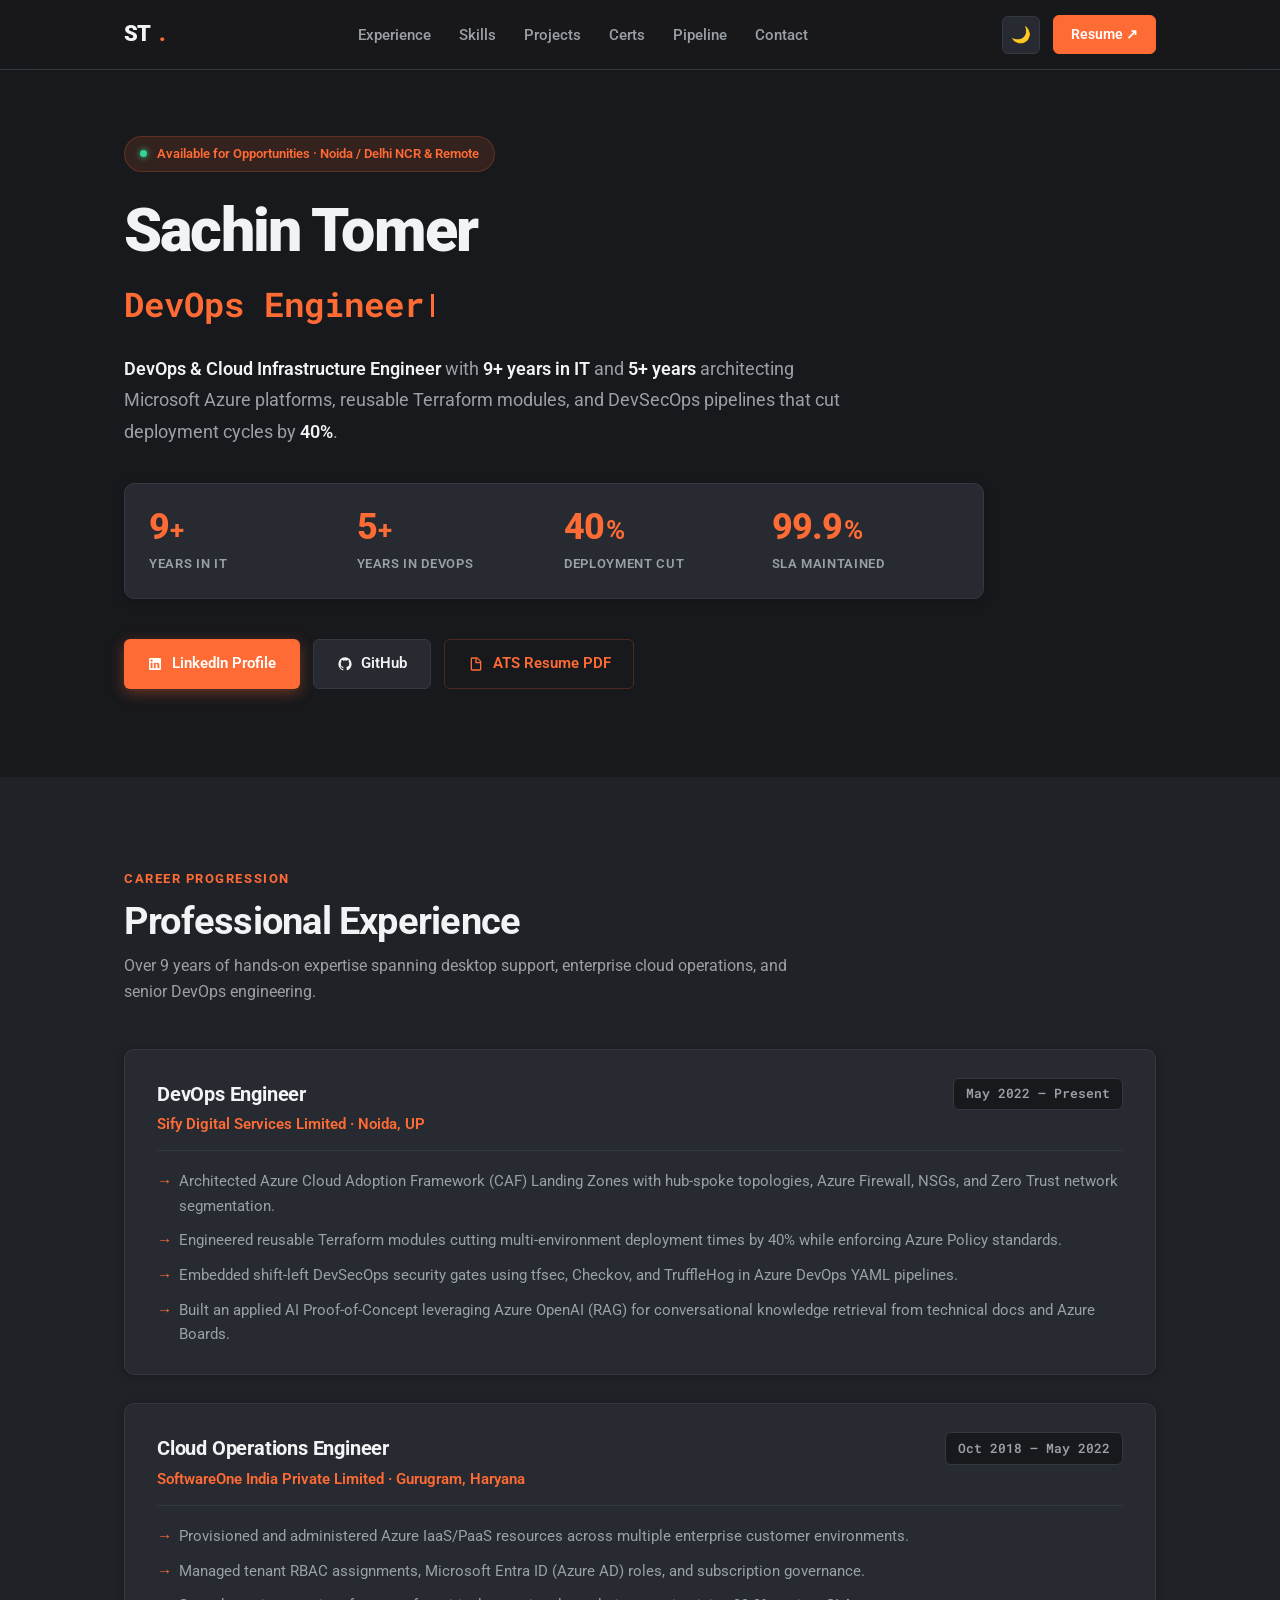
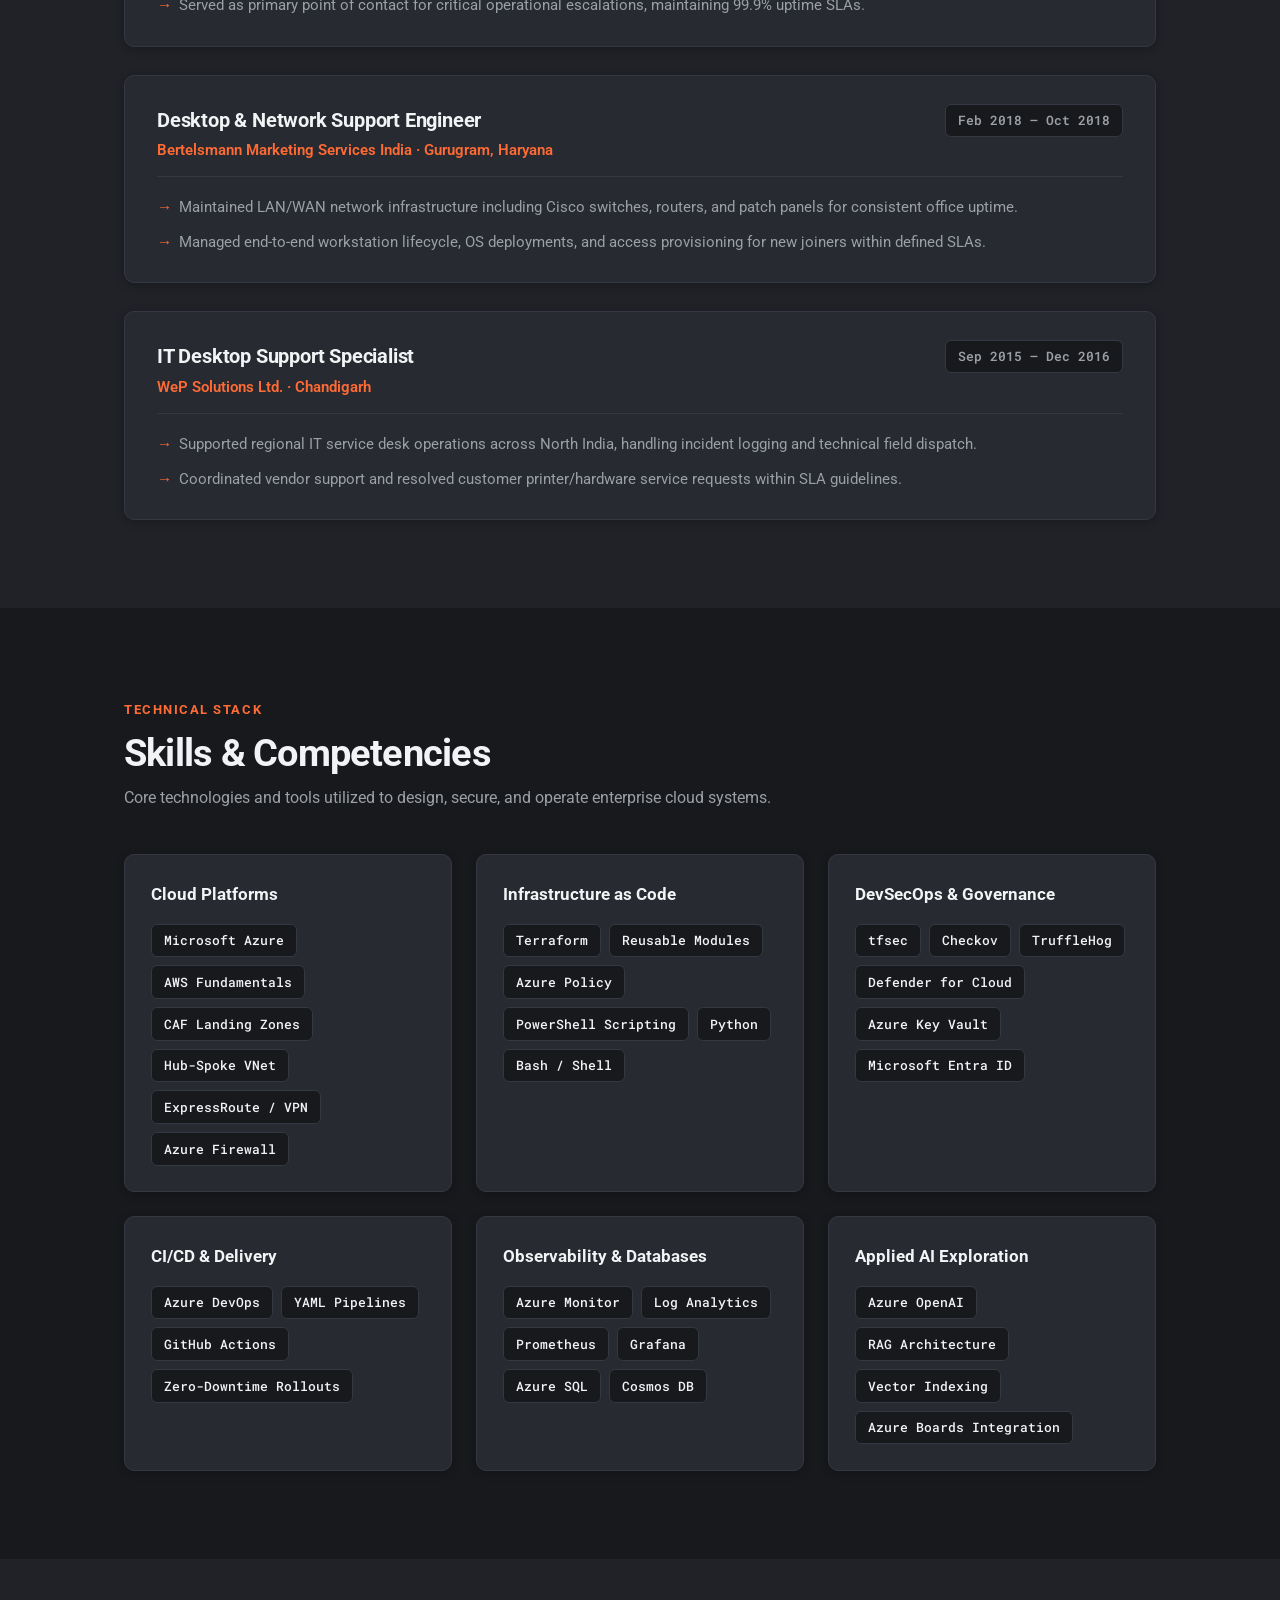
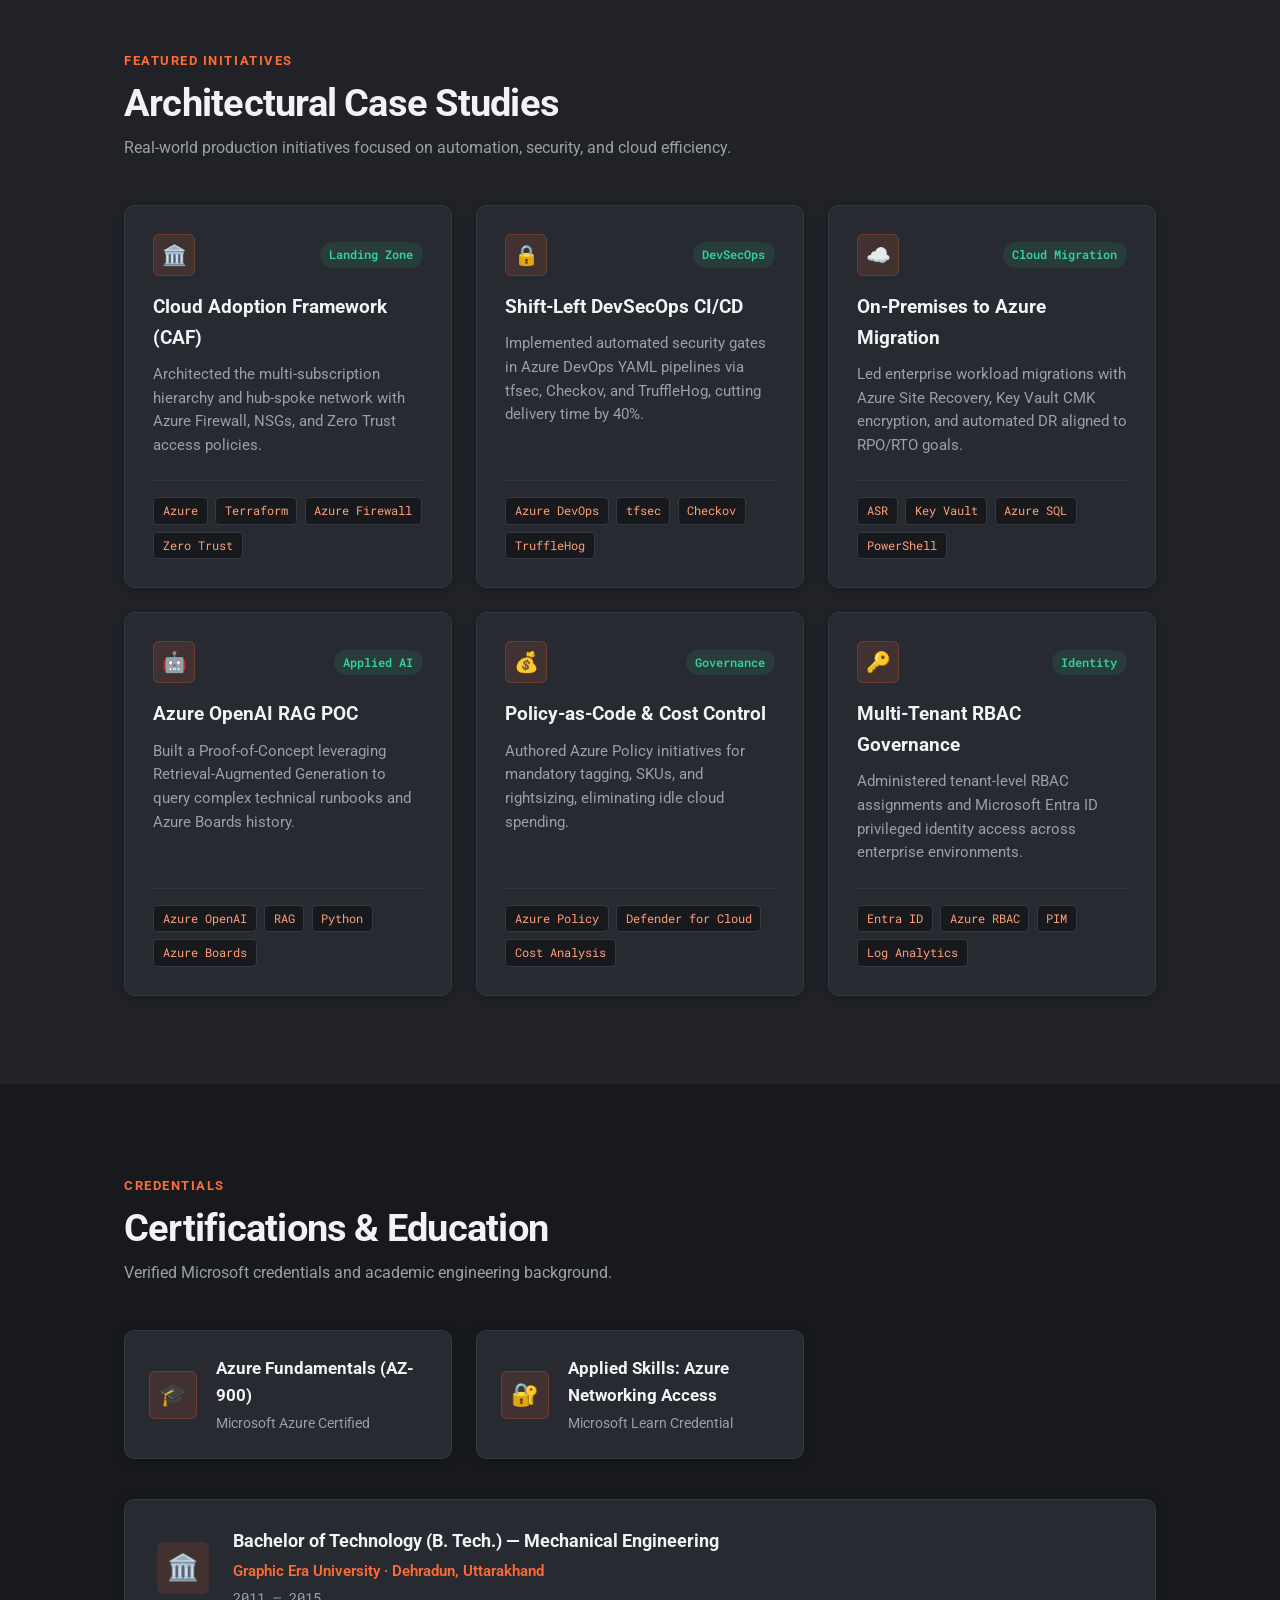
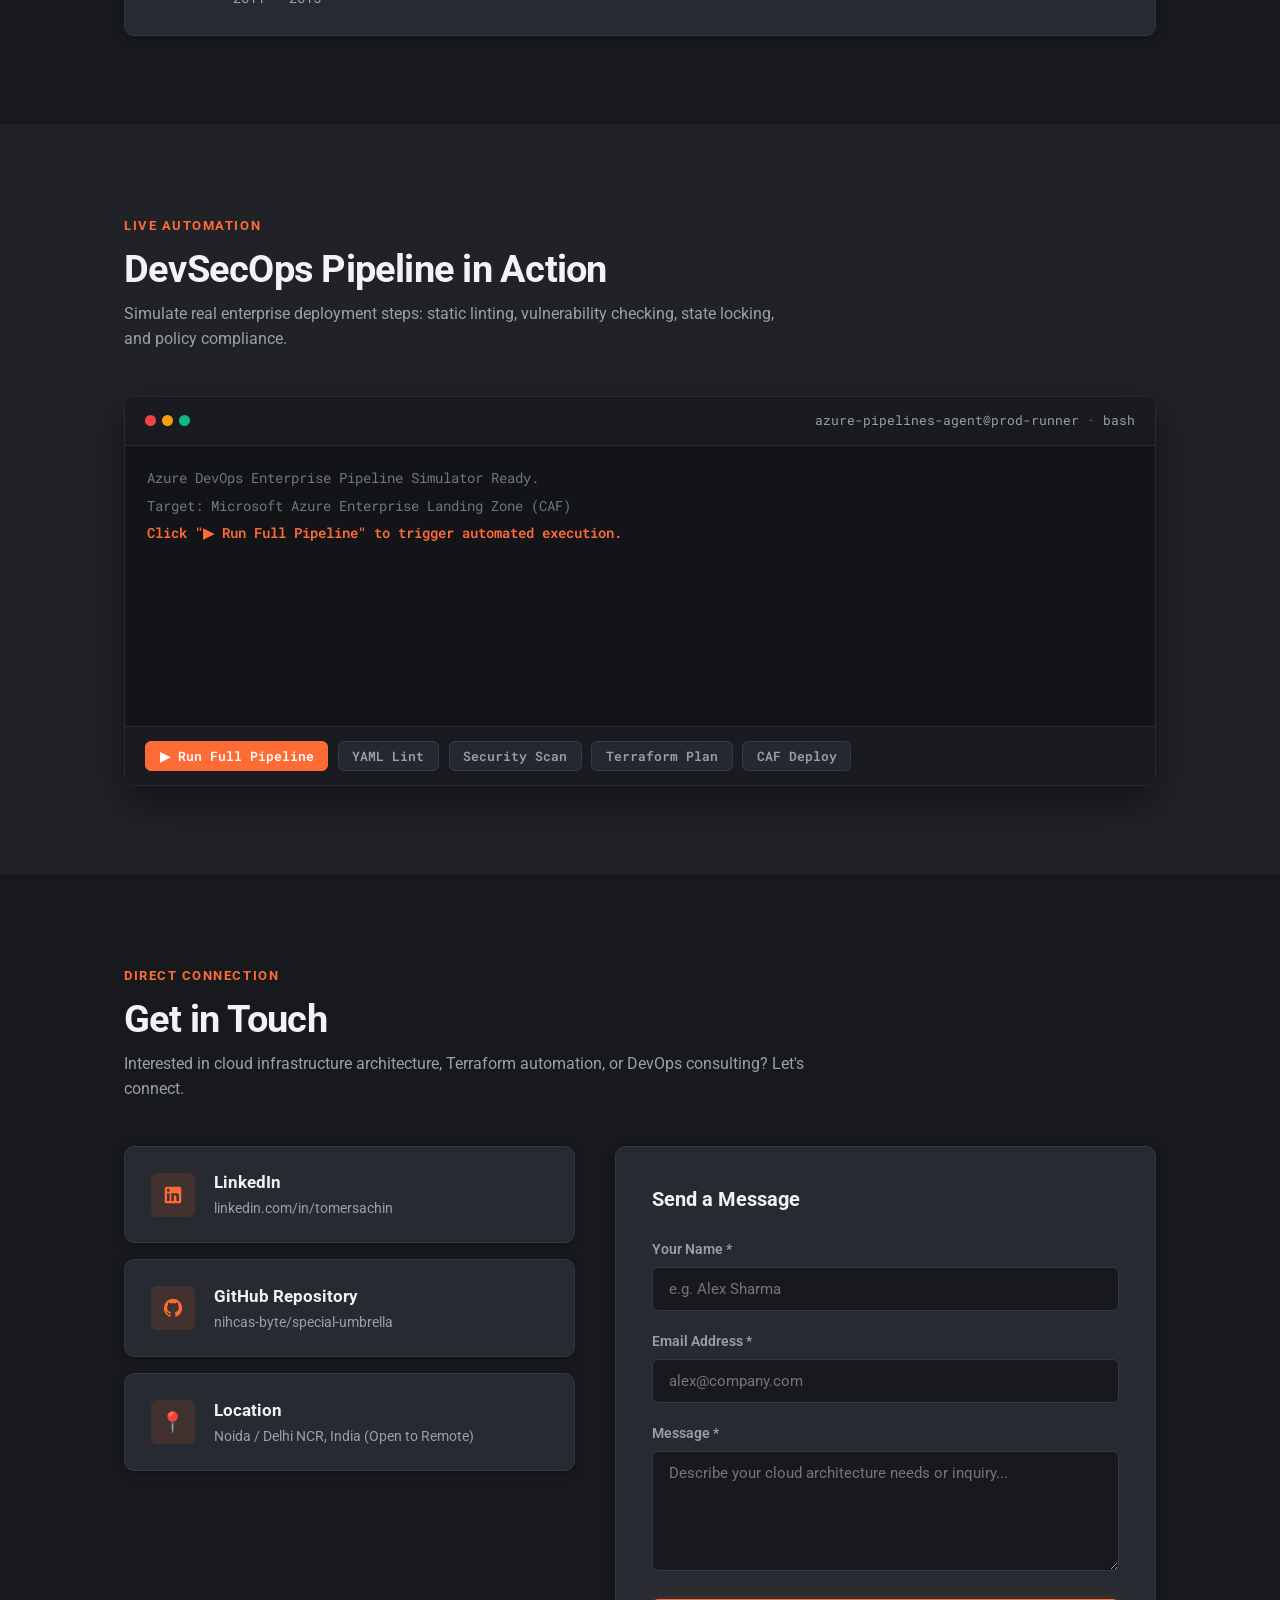
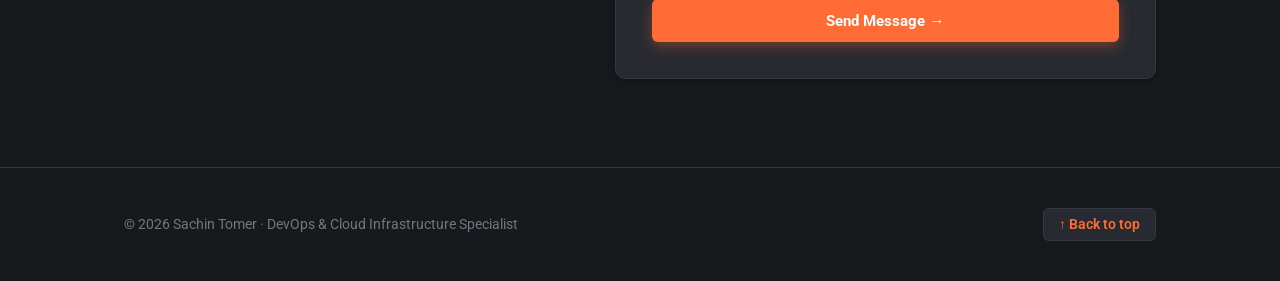
<file: index.html>
<!DOCTYPE html>
<html lang="en" data-theme="dark">
<head>
  <meta charset="UTF-8" />
  <meta name="viewport" content="width=device-width, initial-scale=1.0" />
  <title>Sachin Tomer — DevOps Engineer | Terraform & Cloud Infrastructure</title>
  <meta name="description" content="DevOps Engineer with 9+ years IT experience and 5+ years driving cloud infrastructure automation on Microsoft Azure, Terraform, and DevSecOps." />
  <meta name="author" content="Sachin Tomer" />

  <!-- Open Graph -->
  <meta property="og:title" content="Sachin Tomer — DevOps Engineer" />
  <meta property="og:description" content="DevOps Engineer · Terraform · Azure · DevSecOps" />
  <meta property="og:type" content="website" />

  <!-- Stylesheet -->
  <link rel="stylesheet" href="style.css" />
  <link rel="icon" href="data:image/svg+xml,<svg xmlns='http://www.w3.org/2000/svg' viewBox='0 0 100 100'><text y='.9em' font-size='90'>⚡</text></svg>" />
</head>
<body>

  <!-- Top Scroll Progress Bar -->
  <div id="progress-bar"></div>

  <!-- ── Navigation ── -->
  <nav id="navbar">
    <div class="container nav-inner">
      <a href="#hero" class="nav-logo">ST<span>.</span></a>

      <ul class="nav-links" id="nav-links">
        <li><a href="#experience">Experience</a></li>
        <li><a href="#skills">Skills</a></li>
        <li><a href="#projects">Projects</a></li>
        <li><a href="#certifications">Certs</a></li>
        <li><a href="#terminal">Pipeline</a></li>
        <li><a href="#contact">Contact</a></li>
      </ul>

      <div class="nav-actions">
        <button class="btn-theme" id="theme-toggle" aria-label="Toggle Theme" title="Toggle Light/Dark Theme">🌙</button>
        <a href="resume.html" target="_blank" class="btn-resume-nav">Resume ↗</a>
        <button class="nav-burger" id="nav-burger" aria-label="Toggle Menu">
          <span></span><span></span><span></span>
        </button>
      </div>
    </div>
  </nav>

  <!-- ── Hero Section ── -->
  <section id="hero">
    <div class="container">
      <div class="hero-content">

        <div class="hero-badge">
          <span class="dot"></span>
          Available for Opportunities · Noida / Delhi NCR & Remote
        </div>

        <h1 class="hero-name">Sachin Tomer</h1>

        <div class="hero-role-wrapper">
          <span id="typewriter"></span><span class="typewriter-cursor"></span>
        </div>

        <p class="hero-bio">
          <strong>DevOps & Cloud Infrastructure Engineer</strong> with <strong>9+ years in IT</strong> and <strong>5+ years</strong> architecting Microsoft Azure platforms, reusable Terraform modules, and DevSecOps pipelines that cut deployment cycles by <strong>40%</strong>.
        </p>

        <!-- Clean 4-Item Grid of Metrics -->
        <div class="hero-stats-grid">
          <div class="stat-item">
            <div class="stat-number">9<span>+</span></div>
            <div class="stat-label">Years in IT</div>
          </div>
          <div class="stat-item">
            <div class="stat-number">5<span>+</span></div>
            <div class="stat-label">Years in DevOps</div>
          </div>
          <div class="stat-item">
            <div class="stat-number">40<span>%</span></div>
            <div class="stat-label">Deployment Cut</div>
          </div>
          <div class="stat-item">
            <div class="stat-number">99.9<span>%</span></div>
            <div class="stat-label">SLA Maintained</div>
          </div>
        </div>

        <div class="hero-ctas">
          <a href="https://www.linkedin.com/in/tomersachin/" target="_blank" rel="noopener noreferrer" class="btn btn-primary">
            <svg width="16" height="16" viewBox="0 0 24 24" fill="currentColor"><path d="M19 3a2 2 0 0 1 2 2v14a2 2 0 0 1-2 2H5a2 2 0 0 1-2-2V5a2 2 0 0 1 2-2h14m-.5 15.5v-5.3a3.26 3.26 0 0 0-3.26-3.26c-.85 0-1.84.52-2.32 1.3v-1.11h-2.79v8.37h2.79v-4.93c0-.77.62-1.4 1.39-1.4a1.4 1.4 0 0 1 1.4 1.4v4.93h2.79M6.88 8.56a1.68 1.68 0 0 0 1.68-1.68c0-.93-.75-1.69-1.68-1.69a1.69 1.69 0 0 0-1.69 1.69c0 .93.76 1.68 1.69 1.68m1.39 9.94v-8.37H5.5v8.37h2.77z"/></svg>
            LinkedIn Profile
          </a>
          <a href="https://github.com/nihcas-byte/special-umbrella" target="_blank" rel="noopener noreferrer" class="btn btn-outline">
            <svg width="16" height="16" viewBox="0 0 24 24" fill="currentColor"><path d="M12 2A10 10 0 0 0 2 12c0 4.42 2.87 8.17 6.84 9.5.5.08.66-.23.66-.5v-1.69c-2.77.6-3.36-1.34-3.36-1.34-.46-1.16-1.11-1.47-1.11-1.47-.91-.62.07-.6.07-.6 1 .07 1.53 1.03 1.53 1.03.87 1.52 2.34 1.07 2.91.83.09-.65.35-1.09.63-1.34-2.22-.25-4.55-1.11-4.55-4.92 0-1.11.38-2 1.03-2.71-.1-.25-.45-1.29.1-2.64 0 0 .84-.27 2.75 1.02.79-.22 1.65-.33 2.5-.33.85 0 1.71.11 2.5.33 1.91-1.29 2.75-1.02 2.75-1.02.55 1.35.2 2.39.1 2.64.65.71 1.03 1.6 1.03 2.71 0 3.82-2.34 4.66-4.57 4.91.36.31.69.92.69 1.85V21c0 .27.16.59.67.5C19.14 20.16 22 16.42 22 12A10 10 0 0 0 12 2z"/></svg>
            GitHub
          </a>
          <a href="resume.html" target="_blank" class="btn btn-ghost">
            <svg width="16" height="16" viewBox="0 0 24 24" fill="currentColor"><path d="M14 2H6a2 2 0 0 0-2 2v16a2 2 0 0 0 2 2h12a2 2 0 0 0 2-2V8l-6-6zm-1 1.5L18.5 9H13V3.5zM6 20V4h5v7h7v9H6z"/></svg>
            ATS Resume PDF
          </a>
        </div>

      </div>
    </div>
  </section>

  <!-- ── Experience Section ── -->
  <section id="experience">
    <div class="container">
      <div class="section-header">
        <span class="section-label">Career Progression</span>
        <h2 class="section-title">Professional Experience</h2>
        <p class="section-subtitle">Over 9 years of hands-on expertise spanning desktop support, enterprise cloud operations, and senior DevOps engineering.</p>
      </div>

      <div class="timeline">

        <!-- Role 1 -->
        <div class="exp-card">
          <div class="exp-header">
            <div>
              <div class="exp-role">DevOps Engineer</div>
              <div class="exp-company">Sify Digital Services Limited · Noida, UP</div>
            </div>
            <span class="exp-period">May 2022 – Present</span>
          </div>
          <ul class="exp-bullets">
            <li>Architected Azure Cloud Adoption Framework (CAF) Landing Zones with hub-spoke topologies, Azure Firewall, NSGs, and Zero Trust network segmentation.</li>
            <li>Engineered reusable Terraform modules cutting multi-environment deployment times by 40% while enforcing Azure Policy standards.</li>
            <li>Embedded shift-left DevSecOps security gates using tfsec, Checkov, and TruffleHog in Azure DevOps YAML pipelines.</li>
            <li>Built an applied AI Proof-of-Concept leveraging Azure OpenAI (RAG) for conversational knowledge retrieval from technical docs and Azure Boards.</li>
          </ul>
        </div>

        <!-- Role 2 -->
        <div class="exp-card">
          <div class="exp-header">
            <div>
              <div class="exp-role">Cloud Operations Engineer</div>
              <div class="exp-company">SoftwareOne India Private Limited · Gurugram, Haryana</div>
            </div>
            <span class="exp-period">Oct 2018 – May 2022</span>
          </div>
          <ul class="exp-bullets">
            <li>Provisioned and administered Azure IaaS/PaaS resources across multiple enterprise customer environments.</li>
            <li>Managed tenant RBAC assignments, Microsoft Entra ID (Azure AD) roles, and subscription governance.</li>
            <li>Served as primary point of contact for critical operational escalations, maintaining 99.9% uptime SLAs.</li>
          </ul>
        </div>

        <!-- Role 3 -->
        <div class="exp-card">
          <div class="exp-header">
            <div>
              <div class="exp-role">Desktop &amp; Network Support Engineer</div>
              <div class="exp-company">Bertelsmann Marketing Services India · Gurugram, Haryana</div>
            </div>
            <span class="exp-period">Feb 2018 – Oct 2018</span>
          </div>
          <ul class="exp-bullets">
            <li>Maintained LAN/WAN network infrastructure including Cisco switches, routers, and patch panels for consistent office uptime.</li>
            <li>Managed end-to-end workstation lifecycle, OS deployments, and access provisioning for new joiners within defined SLAs.</li>
          </ul>
        </div>

        <!-- Role 4 -->
        <div class="exp-card">
          <div class="exp-header">
            <div>
              <div class="exp-role">IT Desktop Support Specialist</div>
              <div class="exp-company">WeP Solutions Ltd. · Chandigarh</div>
            </div>
            <span class="exp-period">Sep 2015 – Dec 2016</span>
          </div>
          <ul class="exp-bullets">
            <li>Supported regional IT service desk operations across North India, handling incident logging and technical field dispatch.</li>
            <li>Coordinated vendor support and resolved customer printer/hardware service requests within SLA guidelines.</li>
          </ul>
        </div>

      </div>
    </div>
  </section>

  <!-- ── Skills Section ── -->
  <section id="skills">
    <div class="container">
      <div class="section-header">
        <span class="section-label">Technical Stack</span>
        <h2 class="section-title">Skills &amp; Competencies</h2>
        <p class="section-subtitle">Core technologies and tools utilized to design, secure, and operate enterprise cloud systems.</p>
      </div>

      <div class="skills-grid">

        <div class="skill-group">
          <div class="skill-group-title">Cloud Platforms</div>
          <div class="badges">
            <span class="badge">Microsoft Azure</span>
            <span class="badge">AWS Fundamentals</span>
            <span class="badge">CAF Landing Zones</span>
            <span class="badge">Hub-Spoke VNet</span>
            <span class="badge">ExpressRoute / VPN</span>
            <span class="badge">Azure Firewall</span>
          </div>
        </div>

        <div class="skill-group">
          <div class="skill-group-title">Infrastructure as Code</div>
          <div class="badges">
            <span class="badge">Terraform</span>
            <span class="badge">Reusable Modules</span>
            <span class="badge">Azure Policy</span>
            <span class="badge">PowerShell Scripting</span>
            <span class="badge">Python</span>
            <span class="badge">Bash / Shell</span>
          </div>
        </div>

        <div class="skill-group">
          <div class="skill-group-title">DevSecOps &amp; Governance</div>
          <div class="badges">
            <span class="badge">tfsec</span>
            <span class="badge">Checkov</span>
            <span class="badge">TruffleHog</span>
            <span class="badge">Defender for Cloud</span>
            <span class="badge">Azure Key Vault</span>
            <span class="badge">Microsoft Entra ID</span>
          </div>
        </div>

        <div class="skill-group">
          <div class="skill-group-title">CI/CD &amp; Delivery</div>
          <div class="badges">
            <span class="badge">Azure DevOps</span>
            <span class="badge">YAML Pipelines</span>
            <span class="badge">GitHub Actions</span>
            <span class="badge">Zero-Downtime Rollouts</span>
          </div>
        </div>

        <div class="skill-group">
          <div class="skill-group-title">Observability &amp; Databases</div>
          <div class="badges">
            <span class="badge">Azure Monitor</span>
            <span class="badge">Log Analytics</span>
            <span class="badge">Prometheus</span>
            <span class="badge">Grafana</span>
            <span class="badge">Azure SQL</span>
            <span class="badge">Cosmos DB</span>
          </div>
        </div>

        <div class="skill-group">
          <div class="skill-group-title">Applied AI Exploration</div>
          <div class="badges">
            <span class="badge">Azure OpenAI</span>
            <span class="badge">RAG Architecture</span>
            <span class="badge">Vector Indexing</span>
            <span class="badge">Azure Boards Integration</span>
          </div>
        </div>

      </div>
    </div>
  </section>

  <!-- ── Projects Section ── -->
  <section id="projects">
    <div class="container">
      <div class="section-header">
        <span class="section-label">Featured Initiatives</span>
        <h2 class="section-title">Architectural Case Studies</h2>
        <p class="section-subtitle">Real-world production initiatives focused on automation, security, and cloud efficiency.</p>
      </div>

      <div class="projects-grid">

        <div class="project-card">
          <div class="project-card-top">
            <div class="project-icon">🏛️</div>
            <span class="project-badge-tag">Landing Zone</span>
          </div>
          <div class="project-title">Cloud Adoption Framework (CAF)</div>
          <p class="project-desc">Architected the multi-subscription hierarchy and hub-spoke network with Azure Firewall, NSGs, and Zero Trust access policies.</p>
          <div class="project-stack">
            <span class="stack-pill">Azure</span>
            <span class="stack-pill">Terraform</span>
            <span class="stack-pill">Azure Firewall</span>
            <span class="stack-pill">Zero Trust</span>
          </div>
        </div>

        <div class="project-card">
          <div class="project-card-top">
            <div class="project-icon">🔒</div>
            <span class="project-badge-tag">DevSecOps</span>
          </div>
          <div class="project-title">Shift-Left DevSecOps CI/CD</div>
          <p class="project-desc">Implemented automated security gates in Azure DevOps YAML pipelines via tfsec, Checkov, and TruffleHog, cutting delivery time by 40%.</p>
          <div class="project-stack">
            <span class="stack-pill">Azure DevOps</span>
            <span class="stack-pill">tfsec</span>
            <span class="stack-pill">Checkov</span>
            <span class="stack-pill">TruffleHog</span>
          </div>
        </div>

        <div class="project-card">
          <div class="project-card-top">
            <div class="project-icon">☁️</div>
            <span class="project-badge-tag">Cloud Migration</span>
          </div>
          <div class="project-title">On-Premises to Azure Migration</div>
          <p class="project-desc">Led enterprise workload migrations with Azure Site Recovery, Key Vault CMK encryption, and automated DR aligned to RPO/RTO goals.</p>
          <div class="project-stack">
            <span class="stack-pill">ASR</span>
            <span class="stack-pill">Key Vault</span>
            <span class="stack-pill">Azure SQL</span>
            <span class="stack-pill">PowerShell</span>
          </div>
        </div>

        <div class="project-card">
          <div class="project-card-top">
            <div class="project-icon">🤖</div>
            <span class="project-badge-tag">Applied AI</span>
          </div>
          <div class="project-title">Azure OpenAI RAG POC</div>
          <p class="project-desc">Built a Proof-of-Concept leveraging Retrieval-Augmented Generation to query complex technical runbooks and Azure Boards history.</p>
          <div class="project-stack">
            <span class="stack-pill">Azure OpenAI</span>
            <span class="stack-pill">RAG</span>
            <span class="stack-pill">Python</span>
            <span class="stack-pill">Azure Boards</span>
          </div>
        </div>

        <div class="project-card">
          <div class="project-card-top">
            <div class="project-icon">💰</div>
            <span class="project-badge-tag">Governance</span>
          </div>
          <div class="project-title">Policy-as-Code &amp; Cost Control</div>
          <p class="project-desc">Authored Azure Policy initiatives for mandatory tagging, SKUs, and rightsizing, eliminating idle cloud spending.</p>
          <div class="project-stack">
            <span class="stack-pill">Azure Policy</span>
            <span class="stack-pill">Defender for Cloud</span>
            <span class="stack-pill">Cost Analysis</span>
          </div>
        </div>

        <div class="project-card">
          <div class="project-card-top">
            <div class="project-icon">🔑</div>
            <span class="project-badge-tag">Identity</span>
          </div>
          <div class="project-title">Multi-Tenant RBAC Governance</div>
          <p class="project-desc">Administered tenant-level RBAC assignments and Microsoft Entra ID privileged identity access across enterprise environments.</p>
          <div class="project-stack">
            <span class="stack-pill">Entra ID</span>
            <span class="stack-pill">Azure RBAC</span>
            <span class="stack-pill">PIM</span>
            <span class="stack-pill">Log Analytics</span>
          </div>
        </div>

      </div>
    </div>
  </section>

  <!-- ── Certifications & Education ── -->
  <section id="certifications">
    <div class="container">
      <div class="section-header">
        <span class="section-label">Credentials</span>
        <h2 class="section-title">Certifications &amp; Education</h2>
        <p class="section-subtitle">Verified Microsoft credentials and academic engineering background.</p>
      </div>

      <div class="certs-grid">
        <div class="cert-card">
          <div class="cert-icon">🎓</div>
          <div>
            <div class="cert-name">Azure Fundamentals (AZ-900)</div>
            <div class="cert-issuer">Microsoft Azure Certified</div>
          </div>
        </div>

        <div class="cert-card">
          <div class="cert-icon">🔐</div>
          <div>
            <div class="cert-name">Applied Skills: Azure Networking Access</div>
            <div class="cert-issuer">Microsoft Learn Credential</div>
          </div>
        </div>
      </div>

      <div class="edu-card">
        <div class="edu-icon">🏛️</div>
        <div>
          <div class="edu-degree">Bachelor of Technology (B. Tech.) — Mechanical Engineering</div>
          <div class="edu-school">Graphic Era University · Dehradun, Uttarakhand</div>
          <div class="edu-period">2011 – 2015</div>
        </div>
      </div>

    </div>
  </section>

  <!-- ── Interactive Pipeline Simulator ── -->
  <section id="terminal">
    <div class="container">
      <div class="section-header">
        <span class="section-label">Live Automation</span>
        <h2 class="section-title">DevSecOps Pipeline in Action</h2>
        <p class="section-subtitle">Simulate real enterprise deployment steps: static linting, vulnerability checking, state locking, and policy compliance.</p>
      </div>

      <div class="terminal-wrap">
        <div class="terminal-bar">
          <div class="terminal-dots">
            <span></span><span></span><span></span>
          </div>
          <span class="terminal-title">azure-pipelines-agent@prod-runner · bash</span>
        </div>

        <div class="terminal-body" id="terminal-output">
          <div class="term-line term-dim">Azure DevOps Enterprise Pipeline Simulator Ready.</div>
          <div class="term-line term-dim">Target: Microsoft Azure Enterprise Landing Zone (CAF)</div>
          <div class="term-line term-orange">Click "▶ Run Full Pipeline" to trigger automated execution.</div>
        </div>

        <div class="terminal-controls">
          <button class="btn-terminal active" data-pipeline="full">▶ Run Full Pipeline</button>
          <button class="btn-terminal" data-pipeline="lint">YAML Lint</button>
          <button class="btn-terminal" data-pipeline="scan">Security Scan</button>
          <button class="btn-terminal" data-pipeline="terraform">Terraform Plan</button>
          <button class="btn-terminal" data-pipeline="deploy">CAF Deploy</button>
        </div>
      </div>

    </div>
  </section>

  <!-- ── Contact Section ── -->
  <section id="contact">
    <div class="container">
      <div class="section-header">
        <span class="section-label">Direct Connection</span>
        <h2 class="section-title">Get in Touch</h2>
        <p class="section-subtitle">Interested in cloud infrastructure architecture, Terraform automation, or DevOps consulting? Let's connect.</p>
      </div>

      <div class="contact-grid">
        <div class="contact-links">

          <a href="https://www.linkedin.com/in/tomersachin/" target="_blank" rel="noopener noreferrer" class="contact-card">
            <div class="contact-card-icon">
              <svg width="22" height="22" viewBox="0 0 24 24" fill="currentColor"><path d="M19 3a2 2 0 0 1 2 2v14a2 2 0 0 1-2 2H5a2 2 0 0 1-2-2V5a2 2 0 0 1 2-2h14m-.5 15.5v-5.3a3.26 3.26 0 0 0-3.26-3.26c-.85 0-1.84.52-2.32 1.3v-1.11h-2.79v8.37h2.79v-4.93c0-.77.62-1.4 1.39-1.4a1.4 1.4 0 0 1 1.4 1.4v4.93h2.79M6.88 8.56a1.68 1.68 0 0 0 1.68-1.68c0-.93-.75-1.69-1.68-1.69a1.69 1.69 0 0 0-1.69 1.69c0 .93.76 1.68 1.69 1.68m1.39 9.94v-8.37H5.5v8.37h2.77z"/></svg>
            </div>
            <div>
              <div class="contact-card-title">LinkedIn</div>
              <div class="contact-card-sub">linkedin.com/in/tomersachin</div>
            </div>
          </a>

          <a href="https://github.com/nihcas-byte/special-umbrella" target="_blank" rel="noopener noreferrer" class="contact-card">
            <div class="contact-card-icon">
              <svg width="22" height="22" viewBox="0 0 24 24" fill="currentColor"><path d="M12 2A10 10 0 0 0 2 12c0 4.42 2.87 8.17 6.84 9.5.5.08.66-.23.66-.5v-1.69c-2.77.6-3.36-1.34-3.36-1.34-.46-1.16-1.11-1.47-1.11-1.47-.91-.62.07-.6.07-.6 1 .07 1.53 1.03 1.53 1.03.87 1.52 2.34 1.07 2.91.83.09-.65.35-1.09.63-1.34-2.22-.25-4.55-1.11-4.55-4.92 0-1.11.38-2 1.03-2.71-.1-.25-.45-1.29.1-2.64 0 0 .84-.27 2.75 1.02.79-.22 1.65-.33 2.5-.33.85 0 1.71.11 2.5.33 1.91-1.29 2.75-1.02 2.75-1.02.55 1.35.2 2.39.1 2.64.65.71 1.03 1.6 1.03 2.71 0 3.82-2.34 4.66-4.57 4.91.36.31.69.92.69 1.85V21c0 .27.16.59.67.5C19.14 20.16 22 16.42 22 12A10 10 0 0 0 12 2z"/></svg>
            </div>
            <div>
              <div class="contact-card-title">GitHub Repository</div>
              <div class="contact-card-sub">nihcas-byte/special-umbrella</div>
            </div>
          </a>

          <div class="contact-card">
            <div class="contact-card-icon">📍</div>
            <div>
              <div class="contact-card-title">Location</div>
              <div class="contact-card-sub">Noida / Delhi NCR, India (Open to Remote)</div>
            </div>
          </div>

        </div>

        <div class="contact-form">
          <div class="form-title">Send a Message</div>
          <form id="contact-form" novalidate>
            <div class="form-group">
              <label for="contact-name">Your Name *</label>
              <input type="text" id="contact-name" name="name" placeholder="e.g. Alex Sharma" required />
            </div>
            <div class="form-group">
              <label for="contact-email">Email Address *</label>
              <input type="email" id="contact-email" name="email" placeholder="alex@company.com" required />
            </div>
            <div class="form-group">
              <label for="contact-message">Message *</label>
              <textarea id="contact-message" name="message" placeholder="Describe your cloud architecture needs or inquiry..." required></textarea>
            </div>
            <button type="submit" class="btn-send" id="send-btn">Send Message →</button>
          </form>
        </div>

      </div>
    </div>
  </section>

  <!-- ── Footer ── -->
  <footer id="footer">
    <div class="container footer-inner">
      <span class="footer-copy">© 2026 Sachin Tomer · DevOps &amp; Cloud Infrastructure Specialist</span>
      <button class="btn-top" onclick="window.scrollTo({top:0,behavior:'smooth'})">↑ Back to top</button>
    </div>
  </footer>

  <!-- Core JavaScript -->
  <script src="script.js"></script>
</body>
</html>
</file>
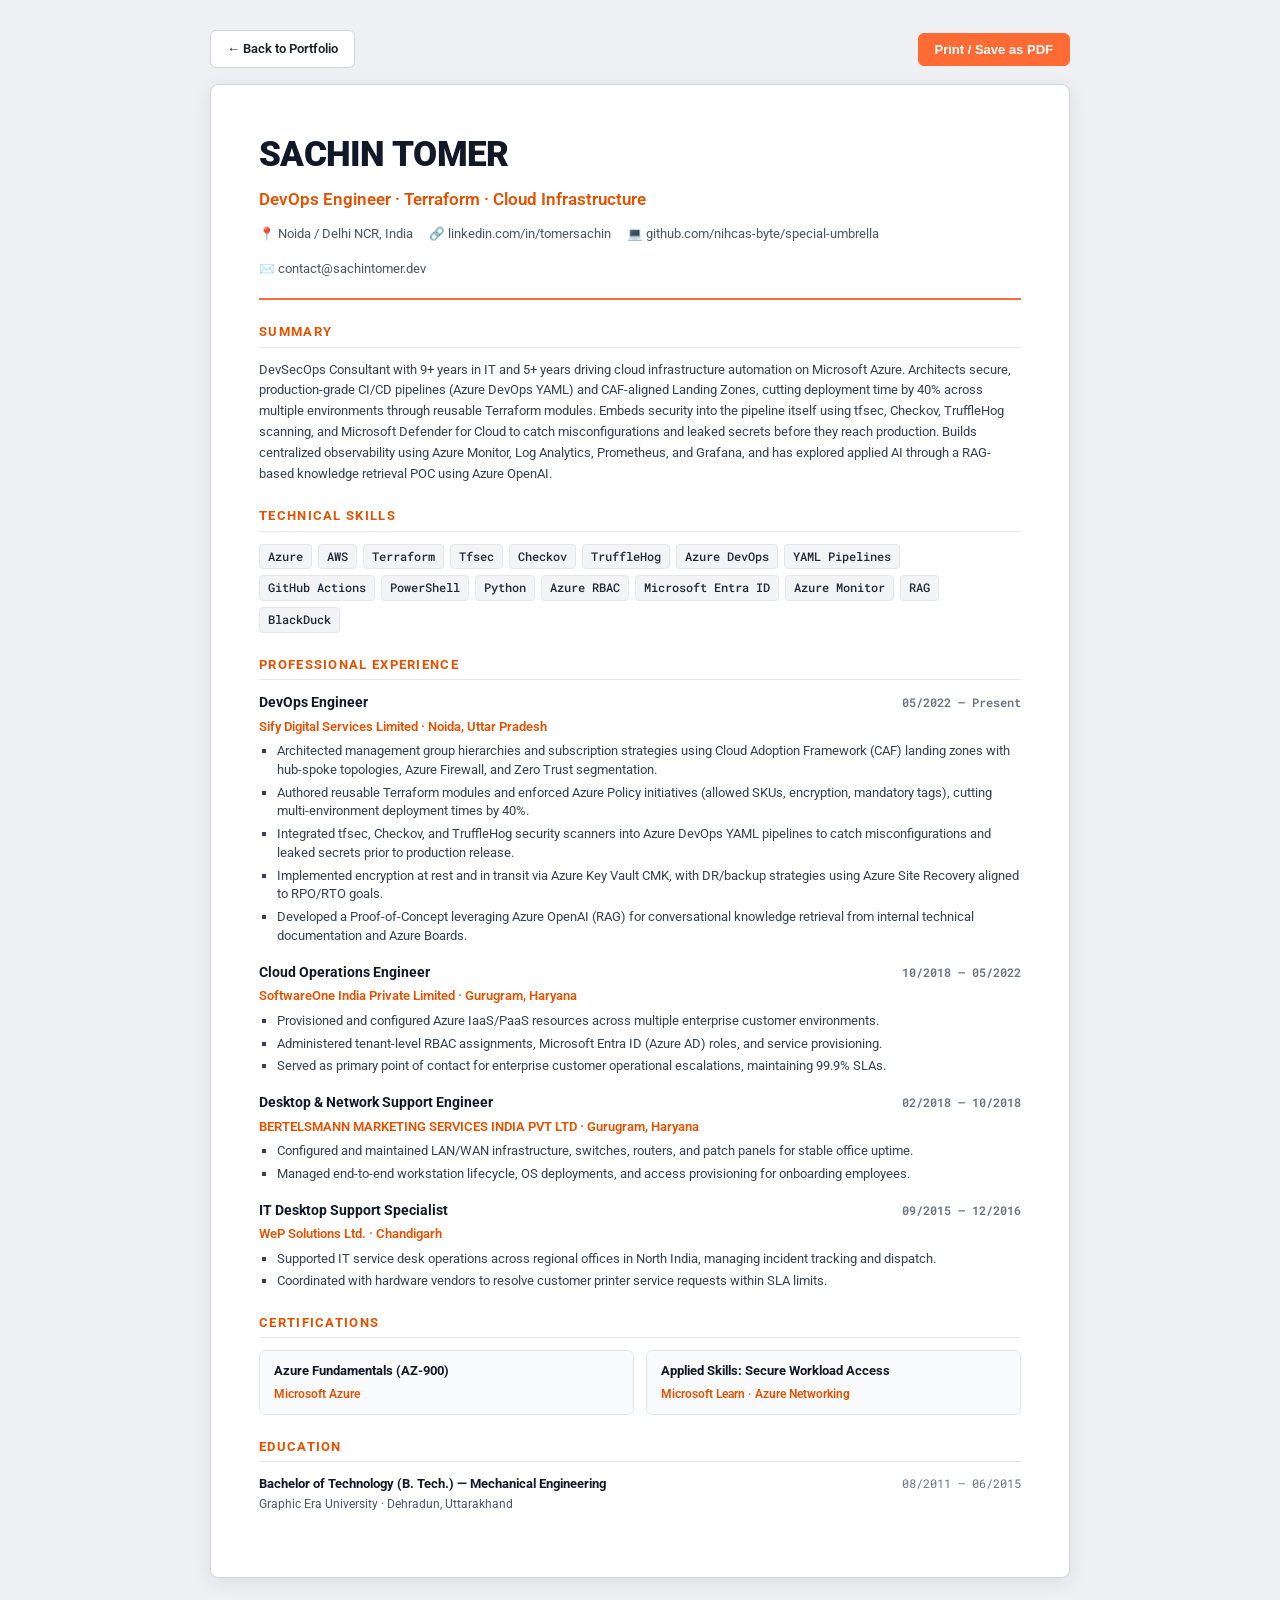
<file: resume.html>
<!DOCTYPE html>
<html lang="en">
<head>
  <meta charset="UTF-8" />
  <meta name="viewport" content="width=device-width, initial-scale=1.0" />
  <title>Resume — Sachin Tomer | DevOps Engineer</title>
  <style>
    @import url('https://fonts.googleapis.com/css2?family=Roboto:ital,wght@0,300;0,400;0,500;0,700;1,400&family=Roboto+Mono:wght@400;500;600&display=swap');

    *, *::before, *::after {
      box-sizing: border-box;
      margin: 0;
      padding: 0;
    }

    body {
      font-family: 'Roboto', sans-serif;
      font-size: 13.5px;
      line-height: 1.55;
      color: #1e2229;
      background: #eef0f3;
      padding: 30px 15px;
    }

    .action-bar {
      max-width: 860px;
      margin: 0 auto 16px auto;
      display: flex;
      justify-content: space-between;
      align-items: center;
    }

    .btn {
      display: inline-flex;
      align-items: center;
      gap: 6px;
      padding: 8px 16px;
      font-size: 13px;
      font-weight: 600;
      border-radius: 6px;
      text-decoration: none;
      cursor: pointer;
      border: 1px solid transparent;
      transition: all 0.2s ease;
    }

    .btn-primary {
      background: #ff6b35;
      color: #ffffff;
      border-color: #ff6b35;
    }

    .btn-primary:hover {
      background: #e65100;
    }

    .btn-secondary {
      background: #ffffff;
      color: #1e2229;
      border-color: #d1d5db;
    }

    .btn-secondary:hover {
      background: #f3f4f6;
    }

    .resume-sheet {
      max-width: 860px;
      margin: 0 auto;
      background: #ffffff;
      border: 1px solid #d1d5db;
      border-radius: 8px;
      box-shadow: 0 4px 20px rgba(0, 0, 0, 0.08);
      padding: 42px 48px;
    }

    /* Header */
    .resume-header {
      border-bottom: 2px solid #ff6b35;
      padding-bottom: 20px;
      margin-bottom: 22px;
    }

    .rh-name {
      font-size: 2.2rem;
      font-weight: 900;
      letter-spacing: -0.02em;
      color: #111827;
      text-transform: uppercase;
      margin-bottom: 4px;
    }

    .rh-title {
      font-size: 1.05rem;
      font-weight: 600;
      color: #e65100;
      margin-bottom: 12px;
    }

    .rh-meta {
      display: flex;
      flex-wrap: wrap;
      gap: 16px;
      font-size: 12.5px;
      color: #4b5563;
    }

    .rh-meta a {
      color: inherit;
      text-decoration: none;
    }

    .rh-meta a:hover {
      color: #e65100;
      text-decoration: underline;
    }

    /* Sections */
    .section {
      margin-bottom: 22px;
    }

    .section-title {
      font-size: 13px;
      font-weight: 700;
      text-transform: uppercase;
      letter-spacing: 0.1em;
      color: #e65100;
      border-bottom: 1px solid #e5e7eb;
      padding-bottom: 4px;
      margin-bottom: 12px;
    }

    .summary-p {
      color: #374151;
      font-size: 13px;
      line-height: 1.6;
    }

    /* Skills Pill Grid */
    .skills-row {
      display: flex;
      flex-wrap: wrap;
      gap: 6px;
    }

    .skill-pill {
      font-family: 'Roboto Mono', monospace;
      font-size: 11.5px;
      font-weight: 500;
      padding: 3px 8px;
      border-radius: 4px;
      background: #f3f4f6;
      border: 1px solid #e5e7eb;
      color: #1f2937;
    }

    /* Experience */
    .exp-entry {
      margin-bottom: 16px;
    }

    .exp-head {
      display: flex;
      justify-content: space-between;
      align-items: baseline;
      margin-bottom: 3px;
    }

    .exp-role {
      font-size: 14px;
      font-weight: 700;
      color: #111827;
    }

    .exp-date {
      font-family: 'Roboto Mono', monospace;
      font-size: 11.5px;
      font-weight: 600;
      color: #6b7280;
    }

    .exp-company {
      font-size: 12.5px;
      font-weight: 600;
      color: #e65100;
      margin-bottom: 6px;
    }

    .exp-ul {
      list-style-type: square;
      padding-left: 18px;
      color: #374151;
      font-size: 12.5px;
      display: flex;
      flex-direction: column;
      gap: 4px;
    }

    .exp-ul li {
      line-height: 1.5;
    }

    /* Certs & Edu */
    .cert-grid {
      display: grid;
      grid-template-columns: 1fr 1fr;
      gap: 12px;
    }

    .cert-box {
      background: #f9fafb;
      border: 1px solid #e5e7eb;
      border-radius: 6px;
      padding: 10px 14px;
    }

    .cert-box strong {
      display: block;
      font-size: 13px;
      color: #111827;
      margin-bottom: 2px;
    }

    .cert-box span {
      font-size: 11.5px;
      color: #e65100;
      font-weight: 600;
    }

    .edu-entry {
      display: flex;
      justify-content: space-between;
      align-items: baseline;
      font-size: 13px;
    }

    .edu-degree {
      font-weight: 700;
      color: #111827;
    }

    .edu-school {
      color: #4b5563;
      font-size: 12px;
    }

    .edu-date {
      font-family: 'Roboto Mono', monospace;
      font-size: 11.5px;
      color: #6b7280;
    }

    /* Print Optimization */
    @media print {
      body {
        background: #ffffff !important;
        padding: 0 !important;
      }
      .action-bar {
        display: none !important;
      }
      .resume-sheet {
        border: none !important;
        box-shadow: none !important;
        padding: 0 !important;
        max-width: 100% !important;
      }
      .exp-entry {
        page-break-inside: avoid;
      }
    }
  </style>
</head>
<body>

  <!-- Top Navigation & Action -->
  <div class="action-bar">
    <a href="index.html" class="btn btn-secondary">← Back to Portfolio</a>
    <button onclick="window.print()" class="btn btn-primary">Print / Save as PDF</button>
  </div>

  <div class="resume-sheet">
    <header class="resume-header">
      <h1 class="rh-name">Sachin Tomer</h1>
      <div class="rh-title">DevOps Engineer · Terraform · Cloud Infrastructure</div>
      <div class="rh-meta">
        <span>📍 Noida / Delhi NCR, India</span>
        <span>🔗 <a href="https://www.linkedin.com/in/tomersachin/" target="_blank" rel="noopener">linkedin.com/in/tomersachin</a></span>
        <span>💻 <a href="https://github.com/nihcas-byte/special-umbrella" target="_blank" rel="noopener">github.com/nihcas-byte/special-umbrella</a></span>
        <span>✉️ contact@sachintomer.dev</span>
      </div>
    </header>

    <section class="section">
      <div class="section-title">Summary</div>
      <p class="summary-p">
        DevSecOps Consultant with 9+ years in IT and 5+ years driving cloud infrastructure automation on Microsoft Azure. Architects secure, production-grade CI/CD pipelines (Azure DevOps YAML) and CAF-aligned Landing Zones, cutting deployment time by 40% across multiple environments through reusable Terraform modules. Embeds security into the pipeline itself using tfsec, Checkov, TruffleHog scanning, and Microsoft Defender for Cloud to catch misconfigurations and leaked secrets before they reach production. Builds centralized observability using Azure Monitor, Log Analytics, Prometheus, and Grafana, and has explored applied AI through a RAG-based knowledge retrieval POC using Azure OpenAI.
      </p>
    </section>

    <section class="section">
      <div class="section-title">Technical Skills</div>
      <div class="skills-row">
        <span class="skill-pill">Azure</span>
        <span class="skill-pill">AWS</span>
        <span class="skill-pill">Terraform</span>
        <span class="skill-pill">Tfsec</span>
        <span class="skill-pill">Checkov</span>
        <span class="skill-pill">TruffleHog</span>
        <span class="skill-pill">Azure DevOps</span>
        <span class="skill-pill">YAML Pipelines</span>
        <span class="skill-pill">GitHub Actions</span>
        <span class="skill-pill">PowerShell</span>
        <span class="skill-pill">Python</span>
        <span class="skill-pill">Azure RBAC</span>
        <span class="skill-pill">Microsoft Entra ID</span>
        <span class="skill-pill">Azure Monitor</span>
        <span class="skill-pill">RAG</span>
        <span class="skill-pill">BlackDuck</span>
      </div>
    </section>

    <section class="section">
      <div class="section-title">Professional Experience</div>

      <!-- Experience 1 -->
      <div class="exp-entry">
        <div class="exp-head">
          <span class="exp-role">DevOps Engineer</span>
          <span class="exp-date">05/2022 – Present</span>
        </div>
        <div class="exp-company">Sify Digital Services Limited · Noida, Uttar Pradesh</div>
        <ul class="exp-ul">
          <li>Architected management group hierarchies and subscription strategies using Cloud Adoption Framework (CAF) landing zones with hub-spoke topologies, Azure Firewall, and Zero Trust segmentation.</li>
          <li>Authored reusable Terraform modules and enforced Azure Policy initiatives (allowed SKUs, encryption, mandatory tags), cutting multi-environment deployment times by 40%.</li>
          <li>Integrated tfsec, Checkov, and TruffleHog security scanners into Azure DevOps YAML pipelines to catch misconfigurations and leaked secrets prior to production release.</li>
          <li>Implemented encryption at rest and in transit via Azure Key Vault CMK, with DR/backup strategies using Azure Site Recovery aligned to RPO/RTO goals.</li>
          <li>Developed a Proof-of-Concept leveraging Azure OpenAI (RAG) for conversational knowledge retrieval from internal technical documentation and Azure Boards.</li>
        </ul>
      </div>

      <!-- Experience 2 -->
      <div class="exp-entry">
        <div class="exp-head">
          <span class="exp-role">Cloud Operations Engineer</span>
          <span class="exp-date">10/2018 – 05/2022</span>
        </div>
        <div class="exp-company">SoftwareOne India Private Limited · Gurugram, Haryana</div>
        <ul class="exp-ul">
          <li>Provisioned and configured Azure IaaS/PaaS resources across multiple enterprise customer environments.</li>
          <li>Administered tenant-level RBAC assignments, Microsoft Entra ID (Azure AD) roles, and service provisioning.</li>
          <li>Served as primary point of contact for enterprise customer operational escalations, maintaining 99.9% SLAs.</li>
        </ul>
      </div>

      <!-- Experience 3 -->
      <div class="exp-entry">
        <div class="exp-head">
          <span class="exp-role">Desktop &amp; Network Support Engineer</span>
          <span class="exp-date">02/2018 – 10/2018</span>
        </div>
        <div class="exp-company">BERTELSMANN MARKETING SERVICES INDIA PVT LTD · Gurugram, Haryana</div>
        <ul class="exp-ul">
          <li>Configured and maintained LAN/WAN infrastructure, switches, routers, and patch panels for stable office uptime.</li>
          <li>Managed end-to-end workstation lifecycle, OS deployments, and access provisioning for onboarding employees.</li>
        </ul>
      </div>

      <!-- Experience 4 -->
      <div class="exp-entry">
        <div class="exp-head">
          <span class="exp-role">IT Desktop Support Specialist</span>
          <span class="exp-date">09/2015 – 12/2016</span>
        </div>
        <div class="exp-company">WeP Solutions Ltd. · Chandigarh</div>
        <ul class="exp-ul">
          <li>Supported IT service desk operations across regional offices in North India, managing incident tracking and dispatch.</li>
          <li>Coordinated with hardware vendors to resolve customer printer service requests within SLA limits.</li>
        </ul>
      </div>
    </section>

    <section class="section">
      <div class="section-title">Certifications</div>
      <div class="cert-grid">
        <div class="cert-box">
          <strong>Azure Fundamentals (AZ-900)</strong>
          <span>Microsoft Azure</span>
        </div>
        <div class="cert-box">
          <strong>Applied Skills: Secure Workload Access</strong>
          <span>Microsoft Learn · Azure Networking</span>
        </div>
      </div>
    </section>

    <section class="section">
      <div class="section-title">Education</div>
      <div class="edu-entry">
        <div>
          <span class="edu-degree">Bachelor of Technology (B. Tech.) — Mechanical Engineering</span>
          <div class="edu-school">Graphic Era University · Dehradun, Uttarakhand</div>
        </div>
        <span class="edu-date">08/2011 – 06/2015</span>
      </div>
    </section>
  </div>

</body>
</html>
</file>
<file: style.css>
/* ==========================================================================
   SACHIN TOMER — CLEAN MINIMAL DEVOPS PORTFOLIO
   Design System: Refined Grey Background with Vibrant Orange Accents & Crisp Roboto
   ========================================================================== */

@import url('https://fonts.googleapis.com/css2?family=Roboto:ital,wght@0,300;0,400;0,500;0,700;0,900;1,400&family=Roboto+Mono:wght@400;500;600&display=swap');

/* ── Custom Properties (Light/Slate Grey Default + Warm Orange Palette) ── */
:root {
  /* Slate/Warm Grey Backgrounds */
  --bg-primary: #18191c;
  --bg-secondary: #202227;
  --bg-surface: #272a30;
  --bg-surface-hover: #2f333a;
  
  /* Borders & Dividers */
  --border-subtle: #343842;
  --border-strong: #424754;

  /* Orange Accents & Brand Highlights */
  --orange-primary: #ff6b35;
  --orange-hover: #ff834f;
  --orange-light: #ffa07a;
  --orange-tint: rgba(255, 107, 53, 0.12);
  --orange-tint-strong: rgba(255, 107, 53, 0.22);
  --orange-glow: rgba(255, 107, 53, 0.35);

  /* Clean Typography Colors */
  --text-main: #f1f3f5;
  --text-muted: #9aa0a6;
  --text-dim: #707782;
  --text-inverse: #121316;

  /* Terminal & Status */
  --terminal-bg: #131417;
  --terminal-border: #282a30;
  --color-green: #34d399;
  --color-yellow: #fbbf24;
  --color-red: #f87171;

  /* Shadows & Layout */
  --shadow-sm: 0 2px 8px rgba(0, 0, 0, 0.25);
  --shadow-md: 0 8px 24px rgba(0, 0, 0, 0.35);
  --shadow-lg: 0 16px 40px rgba(0, 0, 0, 0.45);
  --radius-sm: 6px;
  --radius-md: 10px;
  --radius-lg: 14px;
  --radius-pill: 9999px;

  /* Typography */
  --font-sans: 'Roboto', -apple-system, BlinkMacSystemFont, 'Segoe UI', sans-serif;
  --font-mono: 'Roboto Mono', monospace;
  --transition: 0.2s cubic-bezier(0.16, 1, 0.3, 1);
}

/* Light / Warm Sand-Grey Theme Option */
[data-theme="light"] {
  --bg-primary: #f4f5f7;
  --bg-secondary: #eaecf0;
  --bg-surface: #ffffff;
  --bg-surface-hover: #fcfcfd;
  --border-subtle: #d6d9e0;
  --border-strong: #c2c6d1;

  --orange-primary: #e65100;
  --orange-hover: #ff6d00;
  --orange-light: #f57c00;
  --orange-tint: rgba(230, 81, 0, 0.08);
  --orange-tint-strong: rgba(230, 81, 0, 0.16);
  --orange-glow: rgba(230, 81, 0, 0.25);

  --text-main: #1e2229;
  --text-muted: #58606e;
  --text-dim: #7d8694;
  --text-inverse: #ffffff;

  --terminal-bg: #1c1f26;
  --terminal-border: #323742;
  --shadow-sm: 0 2px 8px rgba(0, 0, 0, 0.05);
  --shadow-md: 0 8px 20px rgba(0, 0, 0, 0.08);
  --shadow-lg: 0 16px 36px rgba(0, 0, 0, 0.12);
}

/* ── Reset & Base Styles ── */
*, *::before, *::after {
  box-sizing: border-box;
  margin: 0;
  padding: 0;
}

html {
  scroll-behavior: smooth;
  font-size: 16px;
}

body {
  font-family: var(--font-sans);
  background-color: var(--bg-primary);
  color: var(--text-main);
  line-height: 1.6;
  -webkit-font-smoothing: antialiased;
  -moz-osx-font-smoothing: grayscale;
  transition: background-color var(--transition), color var(--transition);
  overflow-x: hidden;
}

/* Clean Custom Scrollbar */
::-webkit-scrollbar {
  width: 8px;
}
::-webkit-scrollbar-track {
  background: var(--bg-primary);
}
::-webkit-scrollbar-thumb {
  background: var(--border-strong);
  border-radius: var(--radius-pill);
}
::-webkit-scrollbar-thumb:hover {
  background: var(--orange-primary);
}

a {
  color: inherit;
  text-decoration: none;
  transition: color var(--transition);
}

ul {
  list-style: none;
}

button {
  font-family: inherit;
}

/* Top Scroll Progress Indicator */
#progress-bar {
  position: fixed;
  top: 0;
  left: 0;
  height: 3px;
  width: 0%;
  background: var(--orange-primary);
  box-shadow: 0 0 8px var(--orange-glow);
  z-index: 2000;
  transition: width 0.1s ease;
}

/* ── Container & Structure ── */
.container {
  width: 100%;
  max-width: 1080px;
  margin-left: auto;
  margin-right: auto;
  padding-left: 1.5rem;
  padding-right: 1.5rem;
}

section {
  padding: 5.5rem 0;
  position: relative;
}

section:nth-of-type(even) {
  background-color: var(--bg-secondary);
}

/* ── Section Headers ── */
.section-header {
  margin-bottom: 2.75rem;
}

.section-label {
  display: inline-block;
  font-size: 0.8rem;
  font-weight: 700;
  text-transform: uppercase;
  letter-spacing: 0.12em;
  color: var(--orange-primary);
  margin-bottom: 0.5rem;
}

.section-title {
  font-size: clamp(1.8rem, 3.2vw, 2.4rem);
  font-weight: 700;
  color: var(--text-main);
  letter-spacing: -0.02em;
  line-height: 1.25;
}

.section-subtitle {
  color: var(--text-muted);
  font-size: 1rem;
  margin-top: 0.5rem;
  max-width: 680px;
}

/* ── Navigation Bar ── */
#navbar {
  position: fixed;
  top: 0;
  left: 0;
  right: 0;
  height: 70px;
  display: flex;
  align-items: center;
  z-index: 1000;
  background: rgba(24, 25, 28, 0.88);
  backdrop-filter: blur(14px);
  -webkit-backdrop-filter: blur(14px);
  border-bottom: 1px solid var(--border-subtle);
  transition: background var(--transition), border-color var(--transition);
}

[data-theme="light"] #navbar {
  background: rgba(244, 245, 247, 0.9);
}

.nav-inner {
  display: flex;
  align-items: center;
  justify-content: space-between;
  width: 100%;
}

.nav-logo {
  display: flex;
  align-items: center;
  gap: 0.5rem;
  font-size: 1.35rem;
  font-weight: 900;
  letter-spacing: -0.03em;
  color: var(--text-main);
}

.nav-logo span {
  color: var(--orange-primary);
}

.nav-links {
  display: flex;
  align-items: center;
  gap: 1.75rem;
}

.nav-links a {
  font-size: 0.925rem;
  font-weight: 500;
  color: var(--text-muted);
  position: relative;
  padding: 0.35rem 0;
}

.nav-links a:hover,
.nav-links a.active {
  color: var(--orange-primary);
}

.nav-links a::after {
  content: '';
  position: absolute;
  bottom: 0;
  left: 0;
  width: 0;
  height: 2px;
  background: var(--orange-primary);
  transition: width var(--transition);
}

.nav-links a.active::after,
.nav-links a:hover::after {
  width: 100%;
}

.nav-actions {
  display: flex;
  align-items: center;
  gap: 0.85rem;
}

.btn-theme {
  width: 38px;
  height: 38px;
  border-radius: var(--radius-sm);
  background: var(--bg-surface);
  border: 1px solid var(--border-subtle);
  color: var(--text-main);
  cursor: pointer;
  display: inline-flex;
  align-items: center;
  justify-content: center;
  font-size: 1rem;
  transition: all var(--transition);
}

.btn-theme:hover {
  border-color: var(--orange-primary);
  color: var(--orange-primary);
}

.btn-resume-nav {
  display: inline-flex;
  align-items: center;
  gap: 0.45rem;
  padding: 0.5rem 1.05rem;
  font-size: 0.85rem;
  font-weight: 600;
  border-radius: var(--radius-sm);
  background: var(--orange-primary);
  color: #ffffff;
  border: 1px solid var(--orange-primary);
  transition: all var(--transition);
}

.btn-resume-nav:hover {
  background: var(--orange-hover);
  color: #ffffff;
  transform: translateY(-1px);
  box-shadow: 0 4px 12px var(--orange-glow);
}

.nav-burger {
  display: none;
  background: none;
  border: none;
  cursor: pointer;
  padding: 0.4rem;
}

.nav-burger span {
  display: block;
  width: 22px;
  height: 2px;
  background: var(--text-main);
  margin: 4px 0;
  transition: all var(--transition);
}

/* ── Hero Section ── */
#hero {
  padding-top: 8.5rem;
  padding-bottom: 5.5rem;
  min-height: auto;
}

.hero-content {
  max-width: 860px;
}

.hero-badge {
  display: inline-flex;
  align-items: center;
  gap: 0.6rem;
  padding: 0.4rem 0.95rem;
  background: var(--orange-tint);
  border: 1px solid var(--orange-tint-strong);
  border-radius: var(--radius-pill);
  color: var(--orange-primary);
  font-size: 0.825rem;
  font-weight: 600;
  margin-bottom: 1.5rem;
}

.hero-badge .dot {
  width: 7px;
  height: 7px;
  border-radius: 50%;
  background: var(--color-green);
  box-shadow: 0 0 6px var(--color-green);
}

.hero-name {
  font-size: clamp(2.4rem, 5vw, 3.8rem);
  font-weight: 900;
  color: var(--text-main);
  letter-spacing: -0.03em;
  line-height: 1.15;
  margin-bottom: 0.75rem;
}

/* Single-Line Fixed Height Typewriter Banner */
.hero-role-wrapper {
  display: flex;
  align-items: baseline;
  gap: 0.45rem;
  font-family: var(--font-mono);
  font-size: clamp(1.4rem, 3vw, 2.1rem);
  font-weight: 700;
  color: var(--orange-primary);
  min-height: 2.6rem;
  margin-bottom: 1.35rem;
  overflow: hidden;
  white-space: nowrap;
}

.typewriter-cursor {
  display: inline-block;
  width: 3px;
  height: 1.45rem;
  background: var(--orange-primary);
  animation: cursorBlink 0.8s infinite;
  vertical-align: middle;
}

@keyframes cursorBlink {
  0%, 100% { opacity: 1; }
  50% { opacity: 0; }
}

.hero-bio {
  color: var(--text-muted);
  font-size: 1.15rem;
  line-height: 1.7;
  margin-bottom: 2.25rem;
  max-width: 740px;
}

.hero-bio strong {
  color: var(--text-main);
  font-weight: 600;
}

/* 4-Item Impact Metrics Grid (Fixed Inline Flow) */
.hero-stats-grid {
  display: grid;
  grid-template-columns: repeat(4, 1fr);
  gap: 1.25rem;
  margin-bottom: 2.5rem;
  padding: 1.5rem;
  background: var(--bg-surface);
  border: 1px solid var(--border-subtle);
  border-radius: var(--radius-md);
  box-shadow: var(--shadow-sm);
}

.stat-item {
  display: flex;
  flex-direction: column;
}

.stat-number {
  font-size: 2.25rem;
  font-weight: 800;
  font-family: var(--font-sans);
  color: var(--orange-primary);
  line-height: 1.1;
  letter-spacing: -0.02em;
}

.stat-number span {
  font-size: 1.6rem;
  font-weight: 700;
  margin-left: 1px;
}

.stat-label {
  font-size: 0.825rem;
  font-weight: 600;
  color: var(--text-muted);
  text-transform: uppercase;
  letter-spacing: 0.05em;
  margin-top: 0.35rem;
}

/* Call to Action Buttons */
.hero-ctas {
  display: flex;
  flex-wrap: wrap;
  align-items: center;
  gap: 0.85rem;
}

.btn {
  display: inline-flex;
  align-items: center;
  justify-content: center;
  gap: 0.55rem;
  padding: 0.75rem 1.4rem;
  font-size: 0.925rem;
  font-weight: 600;
  border-radius: var(--radius-sm);
  cursor: pointer;
  border: 1px solid transparent;
  transition: all var(--transition);
  text-decoration: none;
  white-space: nowrap;
}

.btn-primary {
  background: var(--orange-primary);
  color: #ffffff;
  box-shadow: 0 4px 14px var(--orange-glow);
}

.btn-primary:hover {
  background: var(--orange-hover);
  color: #ffffff;
  transform: translateY(-2px);
  box-shadow: 0 6px 18px var(--orange-glow);
}

.btn-outline {
  background: var(--bg-surface);
  color: var(--text-main);
  border: 1px solid var(--border-subtle);
}

.btn-outline:hover {
  background: var(--bg-surface-hover);
  border-color: var(--orange-primary);
  color: var(--orange-primary);
  transform: translateY(-2px);
}

.btn-ghost {
  background: transparent;
  color: var(--orange-primary);
  border: 1px solid var(--orange-tint-strong);
}

.btn-ghost:hover {
  background: var(--orange-tint);
  border-color: var(--orange-primary);
  transform: translateY(-2px);
}

/* ── Experience Timeline ── */
.timeline {
  display: flex;
  flex-direction: column;
  gap: 1.75rem;
  position: relative;
}

.exp-card {
  background: var(--bg-surface);
  border: 1px solid var(--border-subtle);
  border-radius: var(--radius-md);
  padding: 1.75rem 2rem;
  transition: all var(--transition);
  box-shadow: var(--shadow-sm);
  position: relative;
}

.exp-card:hover {
  border-color: var(--orange-primary);
  transform: translateY(-3px);
  box-shadow: var(--shadow-md);
}

.exp-header {
  display: flex;
  align-items: flex-start;
  justify-content: space-between;
  flex-wrap: wrap;
  gap: 0.75rem;
  margin-bottom: 1.15rem;
  padding-bottom: 0.85rem;
  border-bottom: 1px solid var(--border-subtle);
}

.exp-role {
  font-size: 1.25rem;
  font-weight: 700;
  color: var(--text-main);
  letter-spacing: -0.01em;
}

.exp-company {
  font-size: 0.95rem;
  font-weight: 600;
  color: var(--orange-primary);
  margin-top: 0.15rem;
}

.exp-period {
  font-family: var(--font-mono);
  font-size: 0.825rem;
  font-weight: 600;
  color: var(--text-muted);
  background: var(--bg-primary);
  padding: 0.3rem 0.75rem;
  border-radius: var(--radius-sm);
  border: 1px solid var(--border-subtle);
}

.exp-bullets {
  list-style: none;
  display: flex;
  flex-direction: column;
  gap: 0.65rem;
}

.exp-bullets li {
  font-size: 0.95rem;
  color: var(--text-muted);
  line-height: 1.6;
  position: relative;
  padding-left: 1.4rem;
}

.exp-bullets li::before {
  content: '→';
  position: absolute;
  left: 0;
  top: 0;
  color: var(--orange-primary);
  font-weight: 700;
}

/* ── Skills Matrix ── */
.skills-grid {
  display: grid;
  grid-template-columns: repeat(auto-fill, minmax(320px, 1fr));
  gap: 1.5rem;
}

.skill-group {
  background: var(--bg-surface);
  border: 1px solid var(--border-subtle);
  border-radius: var(--radius-md);
  padding: 1.6rem;
  transition: all var(--transition);
  box-shadow: var(--shadow-sm);
}

.skill-group:hover {
  border-color: var(--border-strong);
  transform: translateY(-2px);
}

.skill-group-title {
  display: flex;
  align-items: center;
  gap: 0.6rem;
  font-size: 1.05rem;
  font-weight: 700;
  color: var(--text-main);
  margin-bottom: 1rem;
}

.skill-group-title i {
  color: var(--orange-primary);
}

.badges {
  display: flex;
  flex-wrap: wrap;
  gap: 0.5rem;
}

.badge {
  display: inline-block;
  font-family: var(--font-mono);
  font-size: 0.8rem;
  font-weight: 500;
  padding: 0.35rem 0.75rem;
  border-radius: var(--radius-sm);
  background: var(--bg-primary);
  border: 1px solid var(--border-subtle);
  color: var(--text-main);
  transition: all var(--transition);
}

.badge:hover {
  border-color: var(--orange-primary);
  color: var(--orange-primary);
  background: var(--orange-tint);
}

/* ── Projects Grid ── */
.projects-grid {
  display: grid;
  grid-template-columns: repeat(auto-fill, minmax(320px, 1fr));
  gap: 1.5rem;
}

.project-card {
  background: var(--bg-surface);
  border: 1px solid var(--border-subtle);
  border-radius: var(--radius-md);
  padding: 1.75rem;
  display: flex;
  flex-direction: column;
  transition: all var(--transition);
  box-shadow: var(--shadow-sm);
}

.project-card:hover {
  border-color: var(--orange-primary);
  transform: translateY(-4px);
  box-shadow: var(--shadow-md);
}

.project-card-top {
  display: flex;
  align-items: center;
  justify-content: space-between;
  margin-bottom: 1rem;
}

.project-icon {
  width: 42px;
  height: 42px;
  border-radius: var(--radius-sm);
  background: var(--orange-tint);
  border: 1px solid var(--orange-tint-strong);
  color: var(--orange-primary);
  display: flex;
  align-items: center;
  justify-content: center;
  font-size: 1.25rem;
}

.project-badge-tag {
  font-family: var(--font-mono);
  font-size: 0.75rem;
  font-weight: 600;
  color: var(--color-green);
  background: rgba(52, 211, 153, 0.1);
  padding: 0.2rem 0.6rem;
  border-radius: var(--radius-pill);
}

.project-title {
  font-size: 1.2rem;
  font-weight: 700;
  color: var(--text-main);
  margin-bottom: 0.6rem;
}

.project-desc {
  color: var(--text-muted);
  font-size: 0.925rem;
  line-height: 1.6;
  margin-bottom: 1.4rem;
  flex-grow: 1;
}

.project-stack {
  display: flex;
  flex-wrap: wrap;
  gap: 0.45rem;
  padding-top: 1rem;
  border-top: 1px solid var(--border-subtle);
}

.stack-pill {
  font-family: var(--font-mono);
  font-size: 0.75rem;
  padding: 0.2rem 0.55rem;
  border-radius: 4px;
  background: var(--bg-primary);
  border: 1px solid var(--border-subtle);
  color: var(--orange-light);
}

/* ── Certifications & Education ── */
.certs-grid {
  display: grid;
  grid-template-columns: repeat(auto-fill, minmax(320px, 1fr));
  gap: 1.5rem;
  margin-bottom: 2.5rem;
}

.cert-card {
  background: var(--bg-surface);
  border: 1px solid var(--border-subtle);
  border-radius: var(--radius-md);
  padding: 1.5rem;
  display: flex;
  gap: 1.2rem;
  align-items: center;
  transition: all var(--transition);
  box-shadow: var(--shadow-sm);
}

.cert-card:hover {
  border-color: var(--orange-primary);
  transform: translateY(-2px);
}

.cert-icon {
  width: 48px;
  height: 48px;
  border-radius: var(--radius-sm);
  background: var(--orange-tint);
  border: 1px solid var(--orange-tint-strong);
  color: var(--orange-primary);
  display: flex;
  align-items: center;
  justify-content: center;
  font-size: 1.4rem;
  flex-shrink: 0;
}

.cert-name {
  font-size: 1.05rem;
  font-weight: 700;
  color: var(--text-main);
  margin-bottom: 0.25rem;
}

.cert-issuer {
  font-size: 0.85rem;
  color: var(--text-muted);
}

.edu-card {
  background: var(--bg-surface);
  border: 1px solid var(--border-subtle);
  border-radius: var(--radius-md);
  padding: 1.6rem 2rem;
  display: flex;
  align-items: center;
  gap: 1.5rem;
  box-shadow: var(--shadow-sm);
}

.edu-icon {
  width: 52px;
  height: 52px;
  border-radius: var(--radius-sm);
  background: var(--orange-tint);
  color: var(--orange-primary);
  display: flex;
  align-items: center;
  justify-content: center;
  font-size: 1.6rem;
  flex-shrink: 0;
}

.edu-degree {
  font-size: 1.15rem;
  font-weight: 700;
  color: var(--text-main);
  margin-bottom: 0.25rem;
}

.edu-school {
  font-size: 0.95rem;
  font-weight: 600;
  color: var(--orange-primary);
}

.edu-period {
  font-family: var(--font-mono);
  font-size: 0.85rem;
  color: var(--text-muted);
  margin-top: 0.25rem;
}

/* ── Interactive Terminal ── */
.terminal-wrap {
  background: var(--terminal-bg);
  border: 1px solid var(--terminal-border);
  border-radius: var(--radius-md);
  box-shadow: var(--shadow-lg);
  overflow: hidden;
}

.terminal-bar {
  background: #191b21;
  padding: 0.85rem 1.25rem;
  display: flex;
  align-items: center;
  justify-content: space-between;
  border-bottom: 1px solid var(--terminal-border);
}

.terminal-dots {
  display: flex;
  align-items: center;
  gap: 6px;
}

.terminal-dots span {
  width: 11px;
  height: 11px;
  border-radius: 50%;
  background: #3a3e4a;
}

.terminal-dots span:nth-child(1) { background: #ef4444; }
.terminal-dots span:nth-child(2) { background: #f59e0b; }
.terminal-dots span:nth-child(3) { background: #10b981; }

.terminal-title {
  font-family: var(--font-mono);
  font-size: 0.825rem;
  color: var(--text-muted);
}

.terminal-body {
  padding: 1.4rem;
  min-height: 280px;
  max-height: 380px;
  overflow-y: auto;
  font-family: var(--font-mono);
  font-size: 0.85rem;
  line-height: 1.6;
  color: #e5e7eb;
}

.terminal-body .term-line {
  margin-bottom: 0.35rem;
  word-break: break-all;
}

.terminal-body .term-dim { color: var(--text-dim); }
.terminal-body .term-orange { color: var(--orange-primary); font-weight: 600; }
.terminal-body .term-green { color: var(--color-green); }
.terminal-body .term-yellow { color: var(--color-yellow); }

.terminal-controls {
  display: flex;
  flex-wrap: wrap;
  gap: 0.6rem;
  padding: 0.85rem 1.25rem;
  background: #191b21;
  border-top: 1px solid var(--terminal-border);
}

.btn-terminal {
  padding: 0.4rem 0.85rem;
  font-family: var(--font-mono);
  font-size: 0.8rem;
  font-weight: 600;
  border-radius: var(--radius-sm);
  background: #252830;
  border: 1px solid #363b47;
  color: var(--text-muted);
  cursor: pointer;
  transition: all var(--transition);
}

.btn-terminal:hover,
.btn-terminal.active {
  background: var(--orange-primary);
  border-color: var(--orange-primary);
  color: #ffffff;
}

/* ── Contact Section ── */
.contact-grid {
  display: grid;
  grid-template-columns: 1fr 1.2fr;
  gap: 2.5rem;
  align-items: start;
}

.contact-links {
  display: flex;
  flex-direction: column;
  gap: 1rem;
}

.contact-card {
  background: var(--bg-surface);
  border: 1px solid var(--border-subtle);
  border-radius: var(--radius-md);
  padding: 1.4rem 1.6rem;
  display: flex;
  align-items: center;
  gap: 1.2rem;
  transition: all var(--transition);
  box-shadow: var(--shadow-sm);
}

.contact-card:hover {
  border-color: var(--orange-primary);
  transform: translateY(-2px);
}

.contact-card-icon {
  width: 44px;
  height: 44px;
  border-radius: var(--radius-sm);
  background: var(--orange-tint);
  color: var(--orange-primary);
  display: flex;
  align-items: center;
  justify-content: center;
  font-size: 1.25rem;
  flex-shrink: 0;
}

.contact-card-title {
  font-size: 1.05rem;
  font-weight: 700;
  color: var(--text-main);
  margin-bottom: 0.15rem;
}

.contact-card-sub {
  font-size: 0.85rem;
  color: var(--text-muted);
}

.contact-form {
  background: var(--bg-surface);
  border: 1px solid var(--border-subtle);
  border-radius: var(--radius-md);
  padding: 2.25rem;
  box-shadow: var(--shadow-sm);
}

.form-title {
  font-size: 1.25rem;
  font-weight: 700;
  color: var(--text-main);
  margin-bottom: 1.5rem;
}

.form-group {
  margin-bottom: 1.25rem;
}

.form-group label {
  display: block;
  font-size: 0.85rem;
  font-weight: 600;
  color: var(--text-muted);
  margin-bottom: 0.4rem;
}

.form-group input,
.form-group textarea {
  width: 100%;
  padding: 0.75rem 1rem;
  font-family: var(--font-sans);
  font-size: 0.95rem;
  background: var(--bg-primary);
  border: 1px solid var(--border-subtle);
  border-radius: var(--radius-sm);
  color: var(--text-main);
  transition: all var(--transition);
}

.form-group input:focus,
.form-group textarea:focus {
  outline: none;
  border-color: var(--orange-primary);
  box-shadow: 0 0 0 3px var(--orange-tint-strong);
}

.form-group textarea {
  min-height: 120px;
  resize: vertical;
}

.btn-send {
  width: 100%;
  padding: 0.8rem;
  font-size: 0.95rem;
  font-weight: 700;
  border-radius: var(--radius-sm);
  background: var(--orange-primary);
  color: #ffffff;
  border: none;
  cursor: pointer;
  transition: all var(--transition);
  box-shadow: 0 4px 14px var(--orange-glow);
}

.btn-send:hover {
  background: var(--orange-hover);
  transform: translateY(-2px);
}

/* ── Footer ── */
#footer {
  padding: 2.5rem 0;
  background: var(--bg-primary);
  border-top: 1px solid var(--border-subtle);
}

.footer-inner {
  display: flex;
  align-items: center;
  justify-content: space-between;
  flex-wrap: wrap;
  gap: 1rem;
}

.footer-copy {
  color: var(--text-dim);
  font-size: 0.9rem;
}

.btn-top {
  background: var(--bg-surface);
  border: 1px solid var(--border-subtle);
  color: var(--orange-primary);
  font-size: 0.85rem;
  font-weight: 600;
  padding: 0.45rem 0.95rem;
  border-radius: var(--radius-sm);
  cursor: pointer;
  transition: all var(--transition);
}

.btn-top:hover {
  background: var(--orange-primary);
  border-color: var(--orange-primary);
  color: #ffffff;
}

/* ── Responsive Queries ── */
@media (max-width: 900px) {
  .hero-stats-grid {
    grid-template-columns: repeat(2, 1fr);
  }
  .contact-grid {
    grid-template-columns: 1fr;
  }
}

@media (max-width: 768px) {
  .nav-burger {
    display: block;
  }

  .nav-links {
    position: fixed;
    top: 70px;
    left: 0;
    right: 0;
    background: var(--bg-secondary);
    flex-direction: column;
    padding: 1.5rem;
    gap: 1rem;
    border-bottom: 1px solid var(--border-subtle);
    transform: translateY(-150%);
    transition: transform var(--transition);
    z-index: 999;
  }

  .nav-links.open {
    transform: translateY(0);
  }

  .skills-grid,
  .projects-grid,
  .certs-grid {
    grid-template-columns: 1fr;
  }
}

@media (max-width: 480px) {
  .hero-stats-grid {
    grid-template-columns: 1fr;
  }
  .hero-ctas {
    flex-direction: column;
    width: 100%;
  }
  .hero-ctas .btn {
    width: 100%;
  }
}
</file>
